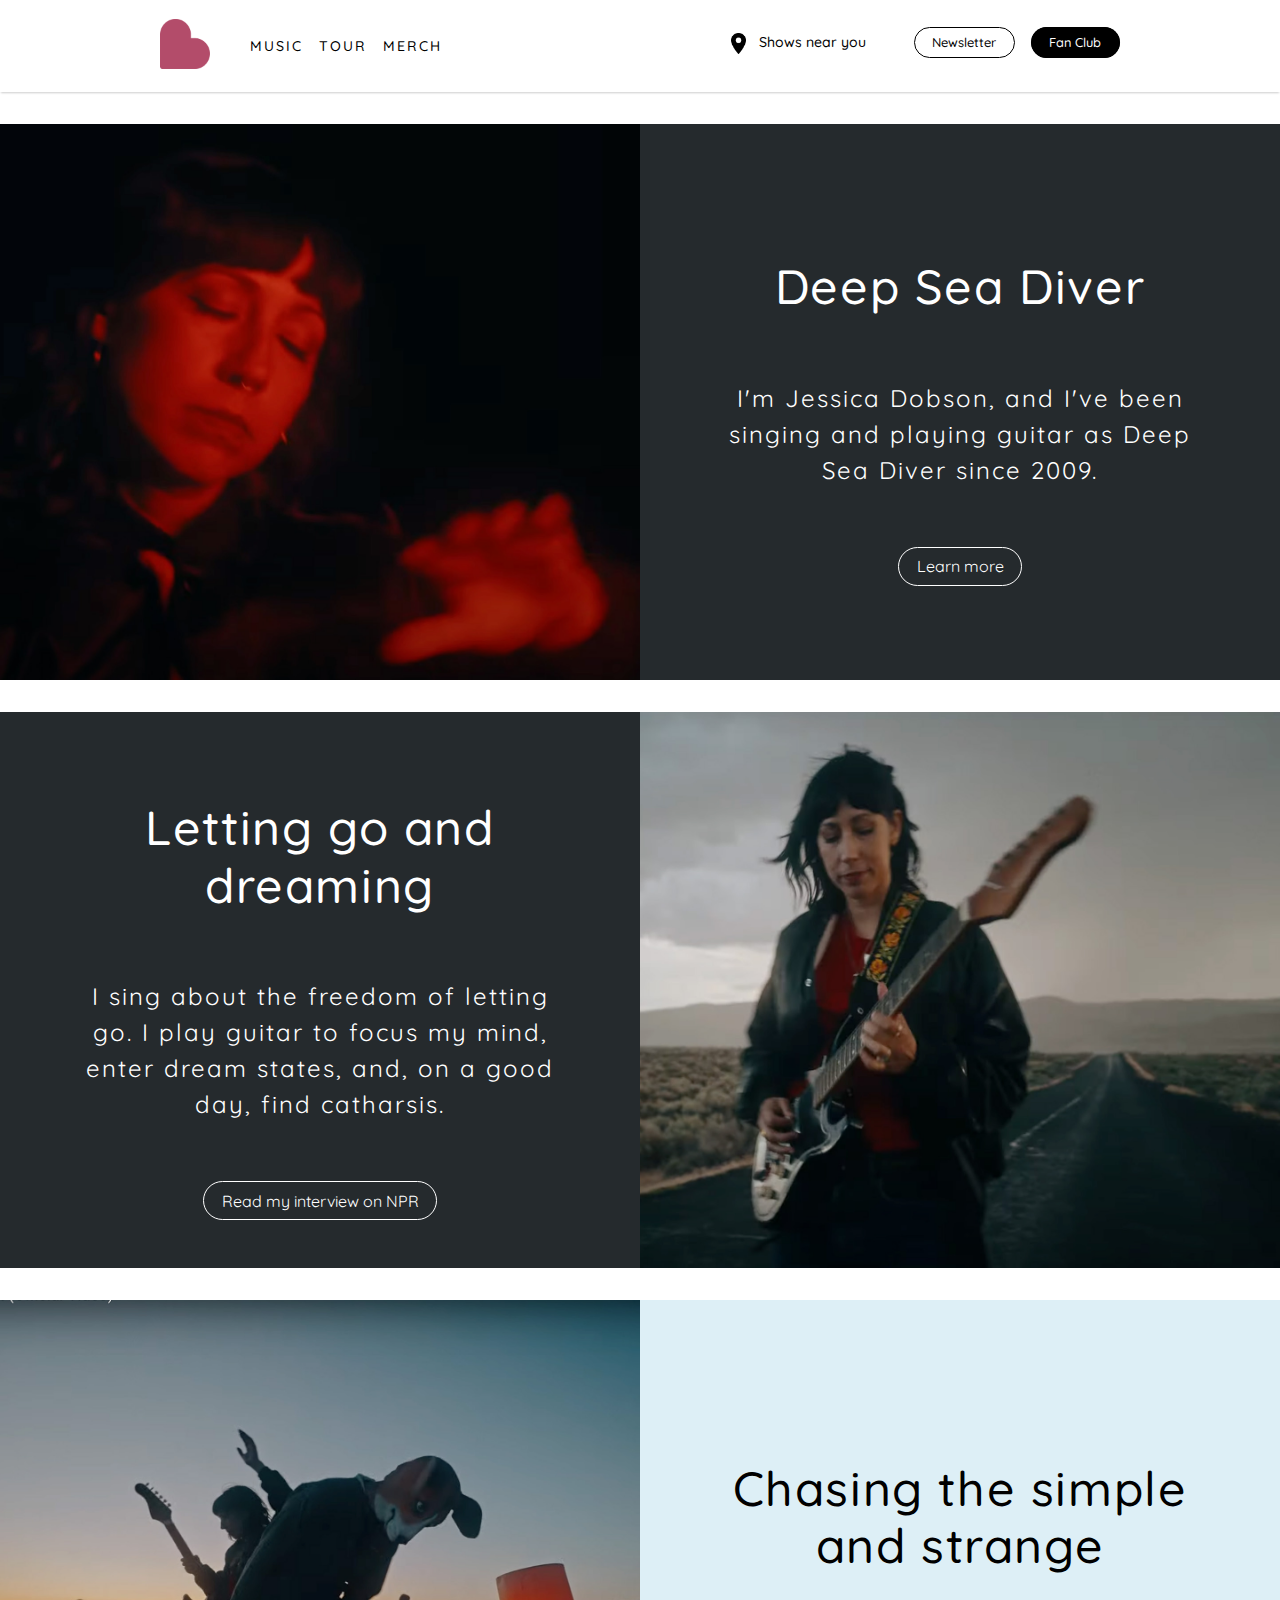
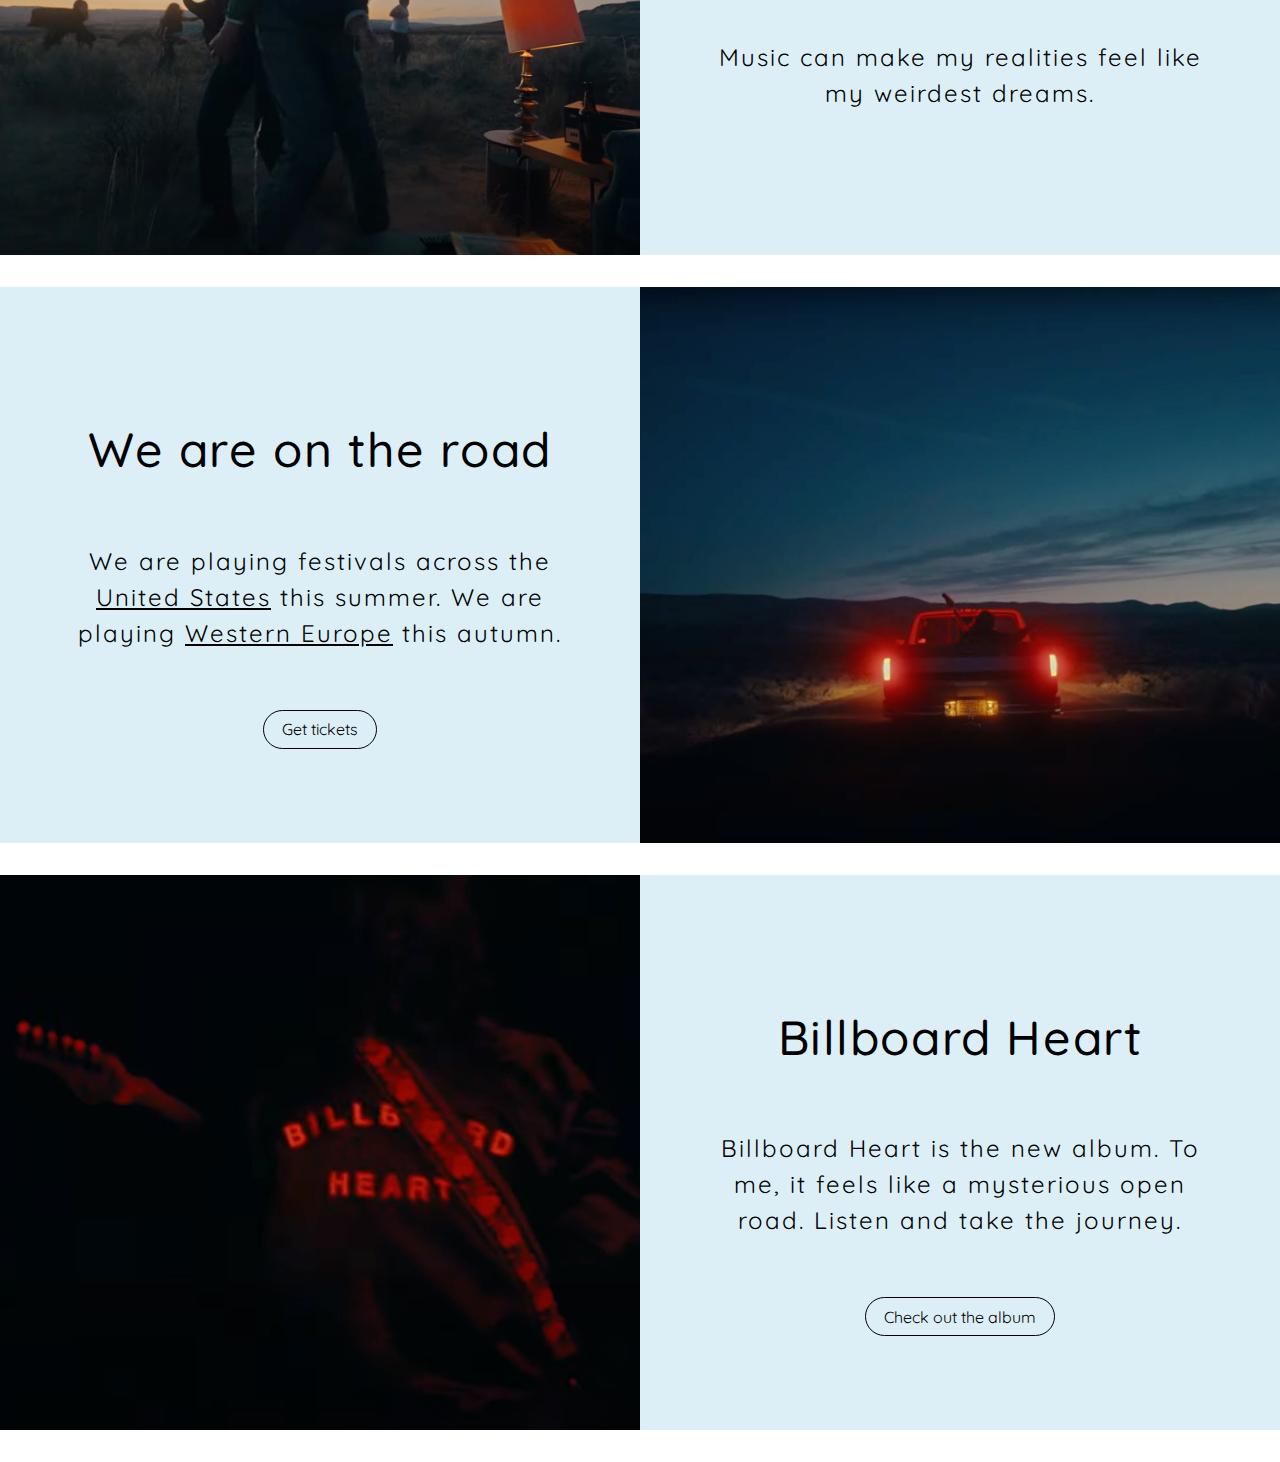
<file: music/index.html>
<!DOCTYPE html>
<html lang="en">
<head>
  <meta charset="UTF-8">
  <meta name="viewport" content="width=device-width, initial-scale=1.0">
  <title>Deep Sea Diver</title>
  <link rel="stylesheet" href="assets/css/styles.css">
</head>
<body>
  <header>
    <div class="logo">
      <img src="assets/images/dsd-logo.png" alt="Deep Sea Diver Logo">
    </div>
    <nav>
      <ul class="nav-links">
        <li><a href="#">Music</a></li>
        <li><a href="#">Tour</a></li>
        <li><a href="#">Merch</a></li>
      </ul>
      <ul class="find-sign">
        <a href="#">
          <img class="drop-pin" src="assets/images/drop-pin.png" alt="Search icon">
        </a>
        <li><a class="find" href="#">Shows near you</a></li>
        <li><a class="nav-button" href="#">Newsletter</a></li>
        <li><a class="nav-button invert" href="#">Fan Club</a></li>
      </ul>
    </nav>
  </header>
  <div class="container">
    <main>
      <section class="promo-block green-block">
          <img class="image" src="assets/images/dsd-red-hand.jpg" alt="Jessica Dobson's face and left hand lit with a red light.">
          <div class="promo-text white-text">
            <h2>Deep Sea Diver
            </h2>
            <p>I'm Jessica Dobson, and I've been singing and playing guitar as Deep Sea Diver since 2009.</p>
            <a href="#" class="button">Learn more</a>
          </div>
      </section>
      <section class="promo-block green-block">
          <div class="promo-text white-text">
            <h2>Letting go and dreaming</h2>
            <p>I sing about the freedom of letting go. I play guitar to focus my mind, enter dream states, and, on a good day, find catharsis.</p>
            <a href="#" class="button">Read my interview on NPR</a>
          </div>
          <img class="image" src="assets/images/dsd-guitar-road.jpg" alt="Jessica Dobson playing guitar on a lonely road with a mountain range in the background.">
      </section>
      <section class="promo-block cool-block">
          <img class="image" src="assets/images/dsd-dog.jpg" alt="Jessica frolicking in a field with a dog.">
          <div class="promo-text green-text">
            <h2>Chasing the simple and strange</h2>
            <p>Music can make my realities feel like my weirdest dreams.</p>
          </div>
      </section>
      <section class="promo-block cool-block">
        <div class="promo-text green-text">
          <h2>We are on the road</h2>
          <p>We are playing festivals across the <a href="#">United States</a> this summer. We are playing <a href="#">Western Europe</a> this autumn.</p>
          <a href="#" class="button-black">Get tickets</a>
        </div>
        <img class="image" src="assets/images/dsd-truck.jpg" alt="The red taillights of a truck on a dark, unlit road.">
    </section>
    <section class="promo-block cool-block">
      <img class="image" src="assets/images/dsd-billboard-heart.jpg" alt="Jessica facing away from the camera wearing a jacket with the words Billboard Heart on the back.">
      <div class="promo-text green-text">
        <h2>Billboard Heart</h2>
        <p>Billboard Heart is the new album. To me, it feels like a mysterious open road. Listen and take the journey.</p>
        <a href="#" class="button-black">Check out the album</a>
      </div>
  </section>
    </main>
  </div>
</body>
</html>
</file>
<file: music/assets/css/styles.css>
:root {
  --bottomNavBoxShadow: 0 2px 2px -1px rgba(0, 0, 0, 0.2);
  --deep-sea-blue: #252a2d;
  --CoolNeutral: #ddeff6;
}

@font-face {
  font-family: 'Quicksand';
  src: url('../fonts/Quicksand-Light.ttf') format('truetype');
  font-weight: 300;
  font-style: normal;
}

@font-face {
  font-family: 'Quicksand';
  src: url('../fonts/Quicksand-Regular.ttf') format('truetype');
  font-weight: 400;
  font-style: normal;
}

@font-face {
  font-family: 'Quicksand';
  src: url('../fonts/Quicksand-Medium.ttf') format('truetype');
  font-weight: 500;
  font-style: normal;
}

@font-face {
  font-family: 'Quicksand';
  src: url('../fonts/Quicksand-SemiBold.ttf') format('truetype');
  font-weight: 600;
  font-style: normal;
}

@font-face {
  font-family: 'Quicksand';
  src: url('../fonts/Quicksand-Bold.ttf') format('truetype');
  font-weight: 700;
  font-style: normal;
}

body {
  font-family: 'Quicksand', Arial, sans-serif;
  font-weight: normal;
  margin: 0;
  padding: 0;
  font-size: 24px;
  letter-spacing: 2px;
  line-height: 1.5;
}

h2 {
  font-family: 'Quicksand', Arial, sans-serif;
  font-weight: 500;
  font-size: 3rem;
  line-height: 1.2;
  letter-spacing: 0.1rem;
}

.container {
  max-width: 1280px;
  margin: 0 auto;
}

header {
  display: flex;
  height: 54px;
  background-color: white;
  box-shadow: var(--bottomNavBoxShadow);
  padding-top: 1.2rem;
  padding-bottom: 1.2rem;
  padding-left: 10rem;
  padding-right: 10rem;
}

.logo img {
  height: 50px;
}

header nav {
  display: flex;
  width: 100%;
  align-items: center;
}

header nav ul {
  list-style: none;
  display: flex;
  justify-content: left;
  font-size: .88rem;
}

header nav ul.nav-links {
  display: flex;
  gap: 1rem;
  text-transform: uppercase;
}

header nav ul.find-sign {
  margin-left: auto;
  letter-spacing: normal;
}

header nav ul li a {
  text-decoration: none;
  font-weight: 500;
  color: black;
}

.promo-block {
  display: flex;
  justify-content: flex-start;
  align-items: center;
  margin-top: 2rem;
  margin-bottom: 2rem;
}

.green-block {
  background-color: var(--deep-sea-blue);
}

.cool-block {
  background-color: var(--CoolNeutral);
}

.cool-block p {
  color: black;
}

.cool-block a {
  color: var(--starbucksGreen);
}

.cool-block .button-black {
  color: #000000;
}

.image {
  width: 640px;
}

.promo-text {
  padding: 0rem 4.8rem;
  display: flex;
  flex-direction: column;
  justify-content: center;
  align-items: center;
  text-align: center;
  color: white;
}

.white-text {
  color: white;
}

.green-text {
  color: var(--starbucksGreen);
}

.button {
  background-color: var(--starbucksGreen);
  padding: .4rem 1.1rem;
  border: 1px solid white;
  border-radius: 50px;
  font-size: 1rem;
  letter-spacing: 0px;
  color: white;
  text-decoration: none;
  cursor: pointer;
  margin-top: 2.2rem;
}

.button-black {
  background-color: transparent);
  padding: .4rem 1.1rem;
  border: 1px solid black;
  border-radius: 50px;
  font-size: 1rem;
  letter-spacing: 0px;
  color: white;
  text-decoration: none;
  cursor: pointer;
  margin-top: 2.2rem;
}
.nav-button {
  padding: .4rem 1.1rem;
  border: 1px solid black;
  border-radius: 50px;
  font-size: .8rem;
  letter-spacing: 0px;
  color: black;
  text-decoration: none;
  cursor: pointer;
  margin-top: 2.2rem;
  margin-left: 1rem;
}

.invert {
  color: white;
  background-color: black;
}

sup {
  top: -.5em;
  font-size: 75%;
  line-height: 0;
  position: relative;
  vertical-align: baseline;
}

.drop-pin {
  height: 21px;
  margin-top: 1px;
}

.find {
  margin-left: .8rem;
  margin-right: 2rem;
}
</file>
